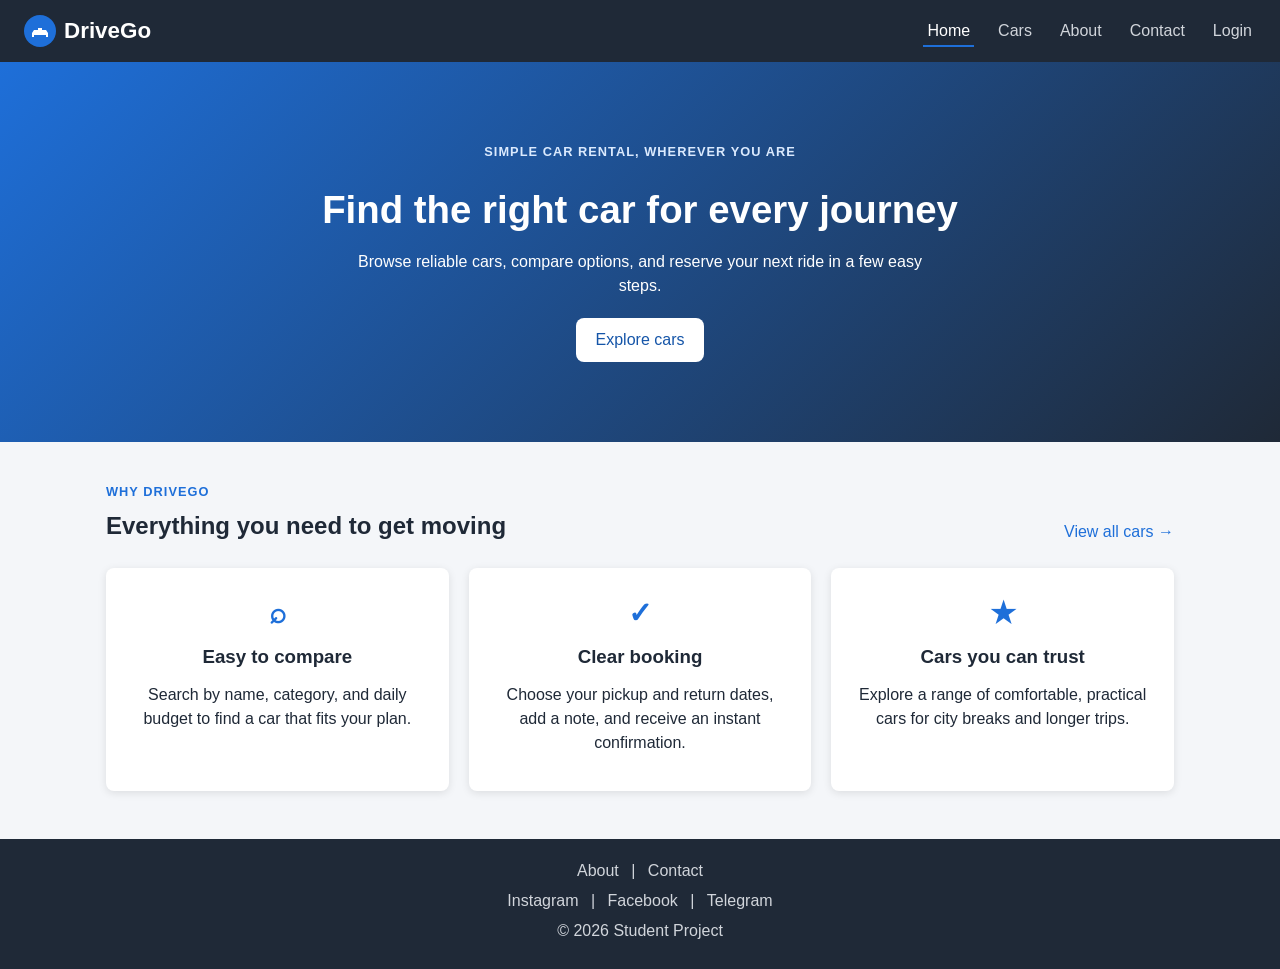
<file: index.html>
<!DOCTYPE html>
<html lang="en">
<head>
  <meta charset="UTF-8">
  <meta name="viewport" content="width=device-width, initial-scale=1.0">
  <title>Home | DriveGo</title>
  <link rel="stylesheet" href="css/style.css">
  <link rel="stylesheet" href="css/catalog.css">
  <link rel="icon" href="images/logo.svg">
</head>
<body data-page="index">

  <header>
    <nav class="navbar">
      <a href="index.html" class="logo"><img src="images/logo.svg" class="logo-img" alt="">DriveGo</a>
      <button class="menu-toggle" id="menuToggle" aria-label="Menu">&#9776;</button>
      <ul class="nav-links" id="navLinks">
        <li><a href="index.html" class="active">Home</a></li>
        <li><a href="cars.html">Cars</a></li>
        <li><a href="about.html">About</a></li>
        <li><a href="contact.html">Contact</a></li>
        <li data-auth="user"><a href="profile.html">Profile</a></li>
        <li data-auth="admin"><a href="admin.html">Admin</a></li>
        <li data-auth="guest"><a href="login.html">Login</a></li>
        <li data-auth="user"><a href="#" id="logoutBtn">Logout</a></li>
      </ul>
    </nav>
  </header>

  <main>
    <section class="hero">
      <p class="hero-kicker">Simple car rental, wherever you are</p>
      <h1>Find the right car for every journey</h1>
      <p>Browse reliable cars, compare options, and reserve your next ride in a few easy steps.</p>
      <a class="btn btn-primary" href="cars.html">Explore cars</a>
    </section>

    <section class="container home-content">
      <div id="welcomeMessage" class="welcome-message" hidden></div>
      <div class="section-heading">
        <div>
          <p class="eyebrow">Why DriveGo</p>
          <h2>Everything you need to get moving</h2>
        </div>
        <a href="cars.html">View all cars →</a>
      </div>
      <div class="features">
        <article class="feature-item">
          <span class="feature-icon">⌕</span>
          <h3>Easy to compare</h3>
          <p>Search by name, category, and daily budget to find a car that fits your plan.</p>
        </article>
        <article class="feature-item">
          <span class="feature-icon">✓</span>
          <h3>Clear booking</h3>
          <p>Choose your pickup and return dates, add a note, and receive an instant confirmation.</p>
        </article>
        <article class="feature-item">
          <span class="feature-icon">★</span>
          <h3>Cars you can trust</h3>
          <p>Explore a range of comfortable, practical cars for city breaks and longer trips.</p>
        </article>
      </div>
    </section>
  </main>

  <footer class="footer">
    <p><a href="about.html">About</a> | <a href="contact.html">Contact</a></p>
    <p><a href="https://instagram.com/" target="_blank" rel="noopener">Instagram</a> | <a href="https://facebook.com/" target="_blank" rel="noopener">Facebook</a> | <a href="https://t.me/" target="_blank" rel="noopener">Telegram</a></p>
    <p>&copy; 2026 Student Project</p>
  </footer>

  <script src="js/seed.js"></script>
  <script src="js/storage.js"></script>
  <script src="js/validation.js"></script>
  <script src="js/auth.js"></script>
  <script src="js/main.js"></script>
</body>
</html>
</file>
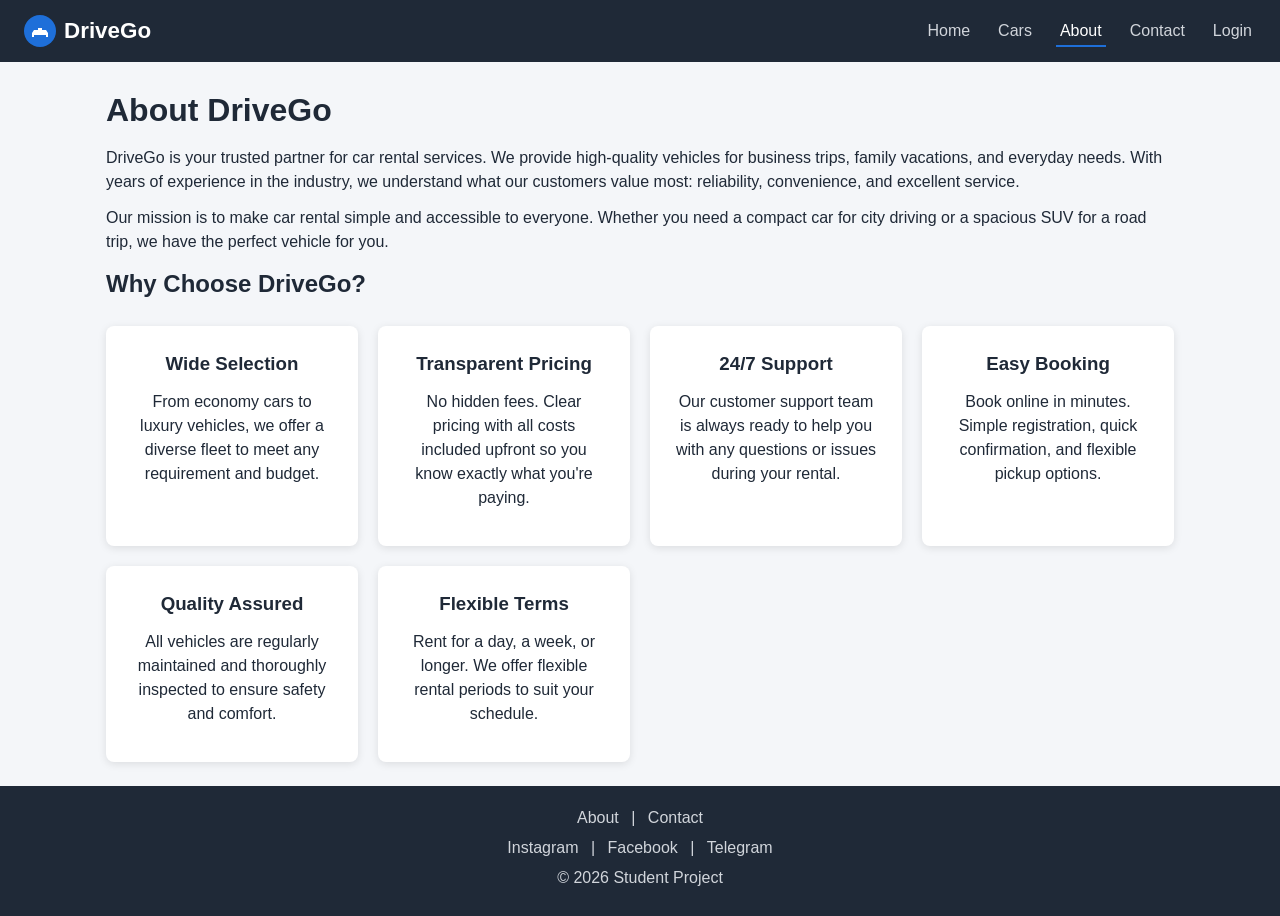
<file: about.html>
<!DOCTYPE html>
<html lang="en">
<head>
  <meta charset="UTF-8">
  <meta name="viewport" content="width=device-width, initial-scale=1.0">
  <title>About | DriveGo</title>
  <link rel="stylesheet" href="css/style.css">
  <link rel="icon" href="images/logo.svg">
</head>
<body data-page="about">

  <header>
    <nav class="navbar">
      <a href="index.html" class="logo"><img src="images/logo.svg" class="logo-img" alt="">DriveGo</a>
      <button class="menu-toggle" id="menuToggle" aria-label="Menu">&#9776;</button>
      <ul class="nav-links" id="navLinks">
        <li><a href="index.html">Home</a></li>
        <li><a href="cars.html">Cars</a></li>
        <li><a href="about.html" class="active">About</a></li>
        <li><a href="contact.html">Contact</a></li>
        <li data-auth="user"><a href="profile.html">Profile</a></li>
        <li data-auth="admin"><a href="admin.html">Admin</a></li>
        <li data-auth="guest"><a href="login.html">Login</a></li>
        <li data-auth="user"><a href="#" id="logoutBtn">Logout</a></li>
      </ul>
    </nav>
  </header>

  <main class="container">
    <h1>About DriveGo</h1>
    <p>DriveGo is your trusted partner for car rental services. We provide high-quality vehicles for business trips, family vacations, and everyday needs. With years of experience in the industry, we understand what our customers value most: reliability, convenience, and excellent service.</p>
    <p>Our mission is to make car rental simple and accessible to everyone. Whether you need a compact car for city driving or a spacious SUV for a road trip, we have the perfect vehicle for you.</p>

    <h2>Why Choose DriveGo?</h2>
    <div class="features">
      <div class="feature-item">
        <h3>Wide Selection</h3>
        <p>From economy cars to luxury vehicles, we offer a diverse fleet to meet any requirement and budget.</p>
      </div>
      <div class="feature-item">
        <h3>Transparent Pricing</h3>
        <p>No hidden fees. Clear pricing with all costs included upfront so you know exactly what you're paying.</p>
      </div>
      <div class="feature-item">
        <h3>24/7 Support</h3>
        <p>Our customer support team is always ready to help you with any questions or issues during your rental.</p>
      </div>
      <div class="feature-item">
        <h3>Easy Booking</h3>
        <p>Book online in minutes. Simple registration, quick confirmation, and flexible pickup options.</p>
      </div>
      <div class="feature-item">
        <h3>Quality Assured</h3>
        <p>All vehicles are regularly maintained and thoroughly inspected to ensure safety and comfort.</p>
      </div>
      <div class="feature-item">
        <h3>Flexible Terms</h3>
        <p>Rent for a day, a week, or longer. We offer flexible rental periods to suit your schedule.</p>
      </div>
    </div>
  </main>

  <footer class="footer">
    <p><a href="about.html">About</a> | <a href="contact.html">Contact</a></p>
    <p><a href="https://instagram.com/" target="_blank" rel="noopener">Instagram</a> | <a href="https://facebook.com/" target="_blank" rel="noopener">Facebook</a> | <a href="https://t.me/" target="_blank" rel="noopener">Telegram</a></p>
    <p>&copy; 2026 Student Project</p>
  </footer>

  <script src="js/seed.js"></script>
  <script src="js/storage.js"></script>
  <script src="js/validation.js"></script>
  <script src="js/auth.js"></script>

</body>
</html>
</file>
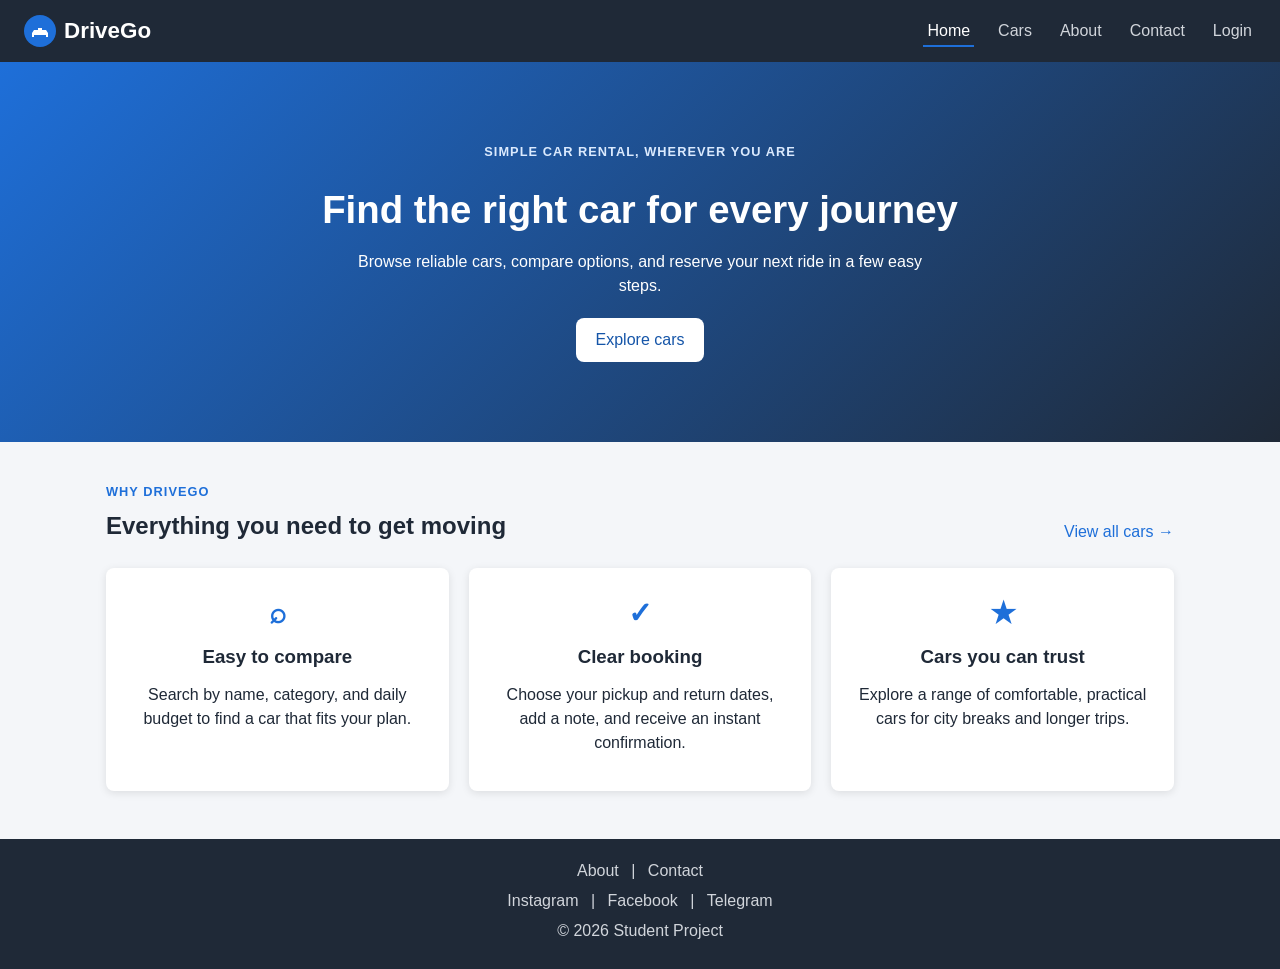
<file: admin.html>
<!DOCTYPE html>
<html lang="en">
<head>
  <meta charset="UTF-8">
  <meta name="viewport" content="width=device-width, initial-scale=1.0">
  <title>Admin Panel | DriveGo</title>
  <link rel="stylesheet" href="css/style.css">
  <link rel="stylesheet" href="css/admin.css">
  <link rel="icon" href="images/logo.svg">
</head>
<body data-page="admin">

  <header>
    <nav class="navbar">
      <a href="index.html" class="logo"><img src="images/logo.svg" class="logo-img" alt="">DriveGo</a>
      <button class="menu-toggle" id="menuToggle" aria-label="Menu">&#9776;</button>
      <ul class="nav-links" id="navLinks">
        <li><a href="index.html">Home</a></li>
        <li><a href="cars.html">Cars</a></li>
        <li><a href="about.html">About</a></li>
        <li><a href="contact.html">Contact</a></li>
        <li data-auth="user"><a href="profile.html">Profile</a></li>
        <li data-auth="admin"><a href="admin.html" class="active">Admin</a></li>
        <li data-auth="guest"><a href="login.html">Login</a></li>
        <li data-auth="user"><a href="#" id="logoutBtn">Logout</a></li>
      </ul>
    </nav>
  </header>

  <main class="container">
    <!-- Содержимое <main> редактирует ТОЛЬКО владелец страницы -->
    <h1>Admin Panel</h1>

    <!-- Dashboard: счётчики -->
    <section class="features admin-stats" aria-label="Dashboard">
      <div class="feature-item stat-item">
        <span class="stat-value" id="statUsers">0</span>
        <span class="stat-label">Users</span>
      </div>
      <div class="feature-item stat-item">
        <span class="stat-value" id="statCars">0</span>
        <span class="stat-label">Cars</span>
      </div>
      <div class="feature-item stat-item">
        <span class="stat-value" id="statBookings">0</span>
        <span class="stat-label">Bookings</span>
      </div>
    </section>

    <!-- Пользователи -->
    <section class="admin-section" id="usersSection">
      <h2>Users</h2>
      <div class="table-wrapper">
        <table class="table">
          <thead>
            <tr>
              <th>ID</th>
              <th>Name</th>
              <th>Email</th>
              <th>Role</th>
            </tr>
          </thead>
          <tbody id="usersTableBody"></tbody>
        </table>
      </div>
    </section>

    <!-- Машины (CRUD) -->
    <section class="admin-section" id="carsSection">
      <h2>Cars</h2>

      <div class="admin-panel-box">
        <h3 id="carFormTitle">Add Car</h3>
        <form id="carForm" novalidate>
          <input type="hidden" id="carId">
          <div class="admin-form-grid">
            <div class="form-group">
              <label for="carName">Name</label>
              <input type="text" id="carName" class="form-input" placeholder="Toyota Camry">
            </div>
            <div class="form-group">
              <label for="carCategory">Category</label>
              <select id="carCategory" class="form-input">
                <option value="">Select category</option>
                <option value="Sedan">Sedan</option>
                <option value="SUV">SUV</option>
                <option value="Hatchback">Hatchback</option>
                <option value="Minivan">Minivan</option>
                <option value="Sports">Sports</option>
                <option value="Electric">Electric</option>
              </select>
            </div>
            <div class="form-group">
              <label for="carPrice">Price per day ($)</label>
              <input type="number" id="carPrice" class="form-input" min="1" step="1" placeholder="50">
            </div>
            <div class="form-group">
              <label for="carSeats">Seats</label>
              <input type="number" id="carSeats" class="form-input" min="1" step="1" placeholder="5">
            </div>
            <div class="form-group">
              <label for="carImage">Image path</label>
              <input type="text" id="carImage" class="form-input" placeholder="images/cars/camry.jpg">
            </div>
            <div class="form-group">
              <label for="carFeatures">Features (comma separated, optional)</label>
              <input type="text" id="carFeatures" class="form-input" placeholder="Automatic, Air conditioning, Bluetooth">
            </div>
          </div>
          <div class="form-group">
            <label for="carDescription">Description</label>
            <textarea id="carDescription" class="form-input" rows="3" placeholder="Short description of the car"></textarea>
          </div>
          <div class="admin-form-actions">
            <button type="submit" class="btn btn-primary" id="carSubmitBtn">Add Car</button>
            <button type="button" class="btn btn-secondary" id="carCancelBtn" hidden>Cancel</button>
          </div>
        </form>
      </div>

      <p class="success" id="carMessage" hidden></p>

      <div class="table-wrapper">
        <table class="table">
          <thead>
            <tr>
              <th>ID</th>
              <th>Name</th>
              <th>Category</th>
              <th>Price / day</th>
              <th>Seats</th>
              <th>Actions</th>
            </tr>
          </thead>
          <tbody id="carsTableBody"></tbody>
        </table>
      </div>
    </section>

    <!-- Брони -->
    <section class="admin-section" id="bookingsSection">
      <h2>Bookings</h2>
      <p class="success" id="bookingMessage" hidden></p>
      <p class="empty-text" id="noBookings" hidden>No bookings yet</p>
      <div class="table-wrapper" id="bookingsTableWrapper">
        <table class="table">
          <thead>
            <tr>
              <th>ID</th>
              <th>User</th>
              <th>Car</th>
              <th>Pickup</th>
              <th>Return</th>
              <th>Status</th>
              <th>Change status</th>
            </tr>
          </thead>
          <tbody id="bookingsTableBody"></tbody>
        </table>
      </div>
    </section>
  </main>

  <footer class="footer">
    <p><a href="about.html">About</a> | <a href="contact.html">Contact</a></p>
    <p><a href="https://instagram.com/" target="_blank" rel="noopener">Instagram</a> | <a href="https://facebook.com/" target="_blank" rel="noopener">Facebook</a> | <a href="https://t.me/" target="_blank" rel="noopener">Telegram</a></p>
    <p>&copy; 2026 Student Project</p>
  </footer>

  <script src="js/seed.js"></script>
  <script src="js/storage.js"></script>
  <script src="js/validation.js"></script>
  <script src="js/auth.js"></script>
  <script src="js/admin.js"></script>
</body>
</html>
</file>
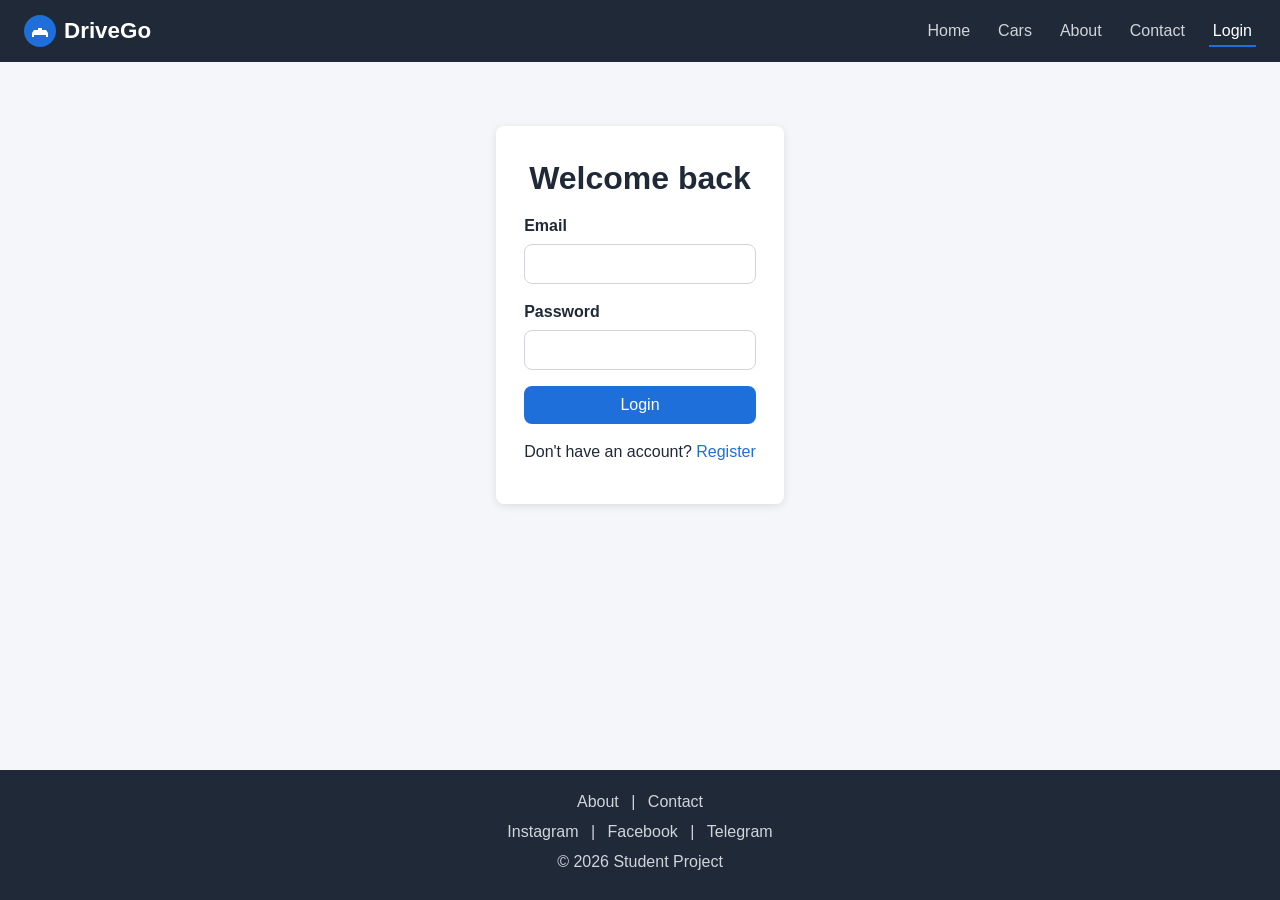
<file: booking.html>
<!DOCTYPE html>
<html lang="en">
<head>
  <meta charset="UTF-8">
  <meta name="viewport" content="width=device-width, initial-scale=1.0">
  <title>Booking | DriveGo</title>
  <link rel="stylesheet" href="css/style.css">
  <link rel="stylesheet" href="css/catalog.css">
  <link rel="icon" href="images/logo.svg">
</head>
<body data-page="booking">

  <header>
    <nav class="navbar">
      <a href="index.html" class="logo"><img src="images/logo.svg" class="logo-img" alt="">DriveGo</a>
      <button class="menu-toggle" id="menuToggle" aria-label="Menu">&#9776;</button>
      <ul class="nav-links" id="navLinks">
        <li><a href="index.html">Home</a></li>
        <li><a href="cars.html" class="active">Cars</a></li>
        <li><a href="about.html">About</a></li>
        <li><a href="contact.html">Contact</a></li>
        <li data-auth="user"><a href="profile.html">Profile</a></li>
        <li data-auth="admin"><a href="admin.html">Admin</a></li>
        <li data-auth="guest"><a href="login.html">Login</a></li>
        <li data-auth="user"><a href="#" id="logoutBtn">Logout</a></li>
      </ul>
    </nav>
  </header>

  <main class="container">
    <div id="bookingContent"></div>
  </main>

  <footer class="footer">
    <p><a href="about.html">About</a> | <a href="contact.html">Contact</a></p>
    <p><a href="https://instagram.com/" target="_blank" rel="noopener">Instagram</a> | <a href="https://facebook.com/" target="_blank" rel="noopener">Facebook</a> | <a href="https://t.me/" target="_blank" rel="noopener">Telegram</a></p>
    <p>&copy; 2026 Student Project</p>
  </footer>

  <script src="js/seed.js"></script>
  <script src="js/storage.js"></script>
  <script src="js/validation.js"></script>
  <script src="js/auth.js"></script>
  <script src="js/main.js"></script>
</body>
</html>
</file>
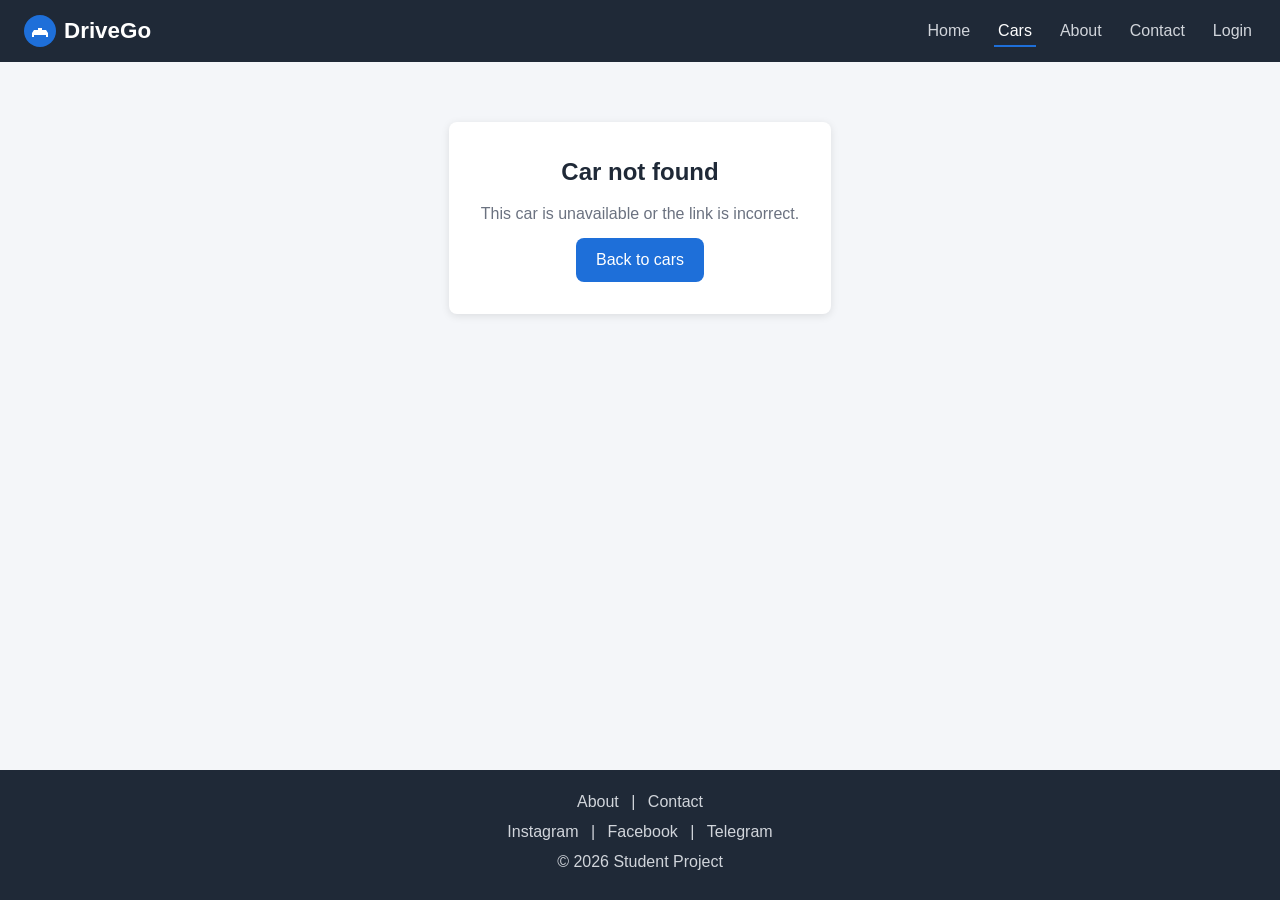
<file: car-details.html>
<!DOCTYPE html>
<html lang="en">
<head>
  <meta charset="UTF-8">
  <meta name="viewport" content="width=device-width, initial-scale=1.0">
  <title>Car Details | DriveGo</title>
  <link rel="stylesheet" href="css/style.css">
  <link rel="stylesheet" href="css/catalog.css">
  <link rel="icon" href="images/logo.svg">
</head>
<body data-page="car-details">

  <header>
    <nav class="navbar">
      <a href="index.html" class="logo"><img src="images/logo.svg" class="logo-img" alt="">DriveGo</a>
      <button class="menu-toggle" id="menuToggle" aria-label="Menu">&#9776;</button>
      <ul class="nav-links" id="navLinks">
        <li><a href="index.html">Home</a></li>
        <li><a href="cars.html" class="active">Cars</a></li>
        <li><a href="about.html">About</a></li>
        <li><a href="contact.html">Contact</a></li>
        <li data-auth="user"><a href="profile.html">Profile</a></li>
        <li data-auth="admin"><a href="admin.html">Admin</a></li>
        <li data-auth="guest"><a href="login.html">Login</a></li>
        <li data-auth="user"><a href="#" id="logoutBtn">Logout</a></li>
      </ul>
    </nav>
  </header>

  <main class="container">
    <div id="carDetails"></div>
  </main>

  <footer class="footer">
    <p><a href="about.html">About</a> | <a href="contact.html">Contact</a></p>
    <p><a href="https://instagram.com/" target="_blank" rel="noopener">Instagram</a> | <a href="https://facebook.com/" target="_blank" rel="noopener">Facebook</a> | <a href="https://t.me/" target="_blank" rel="noopener">Telegram</a></p>
    <p>&copy; 2026 Student Project</p>
  </footer>

  <script src="js/seed.js"></script>
  <script src="js/storage.js"></script>
  <script src="js/validation.js"></script>
  <script src="js/auth.js"></script>
  <script src="js/main.js"></script>
</body>
</html>
</file>
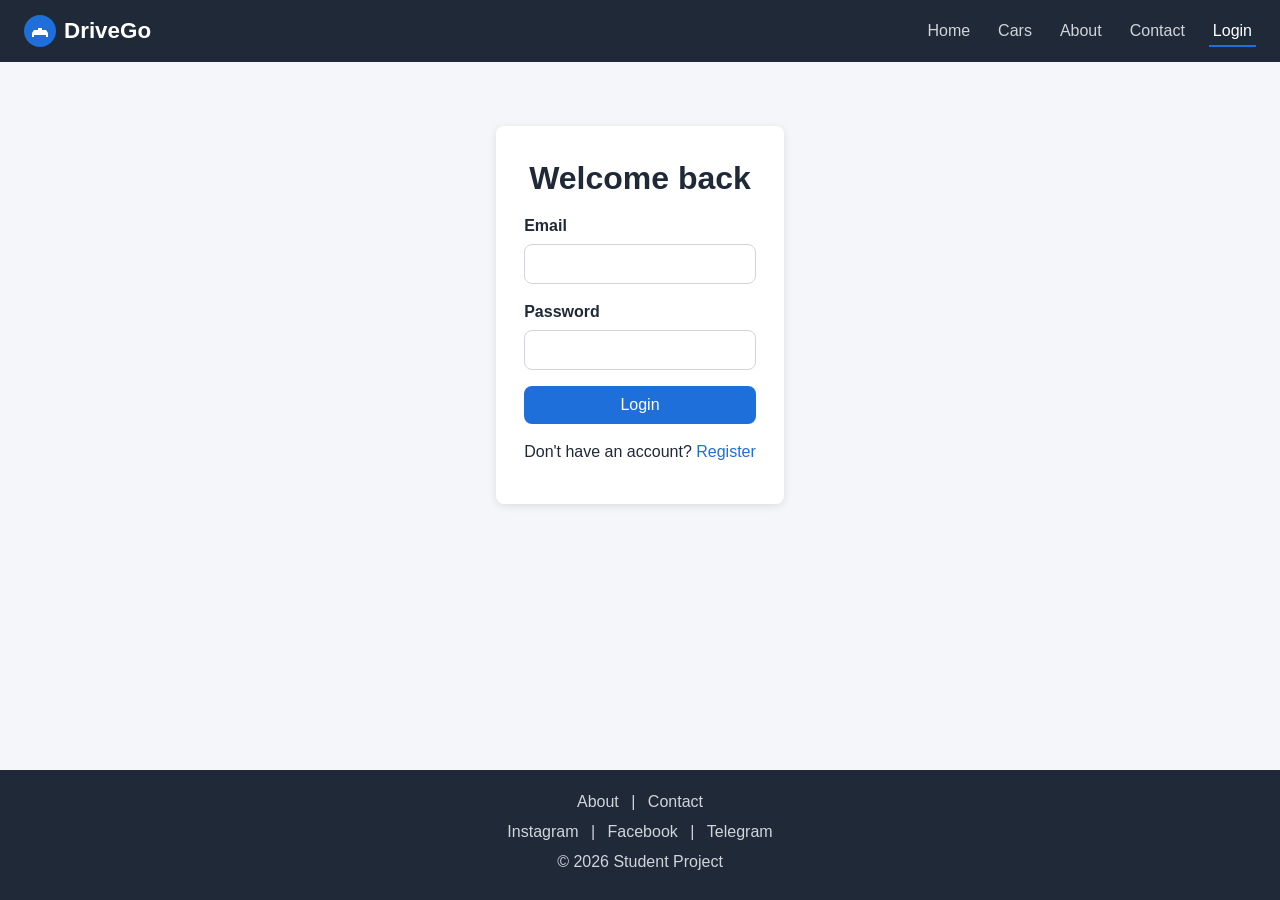
<file: confirmation.html>
<!DOCTYPE html>
<html lang="en">
<head>
  <meta charset="UTF-8">
  <meta name="viewport" content="width=device-width, initial-scale=1.0">
  <title>Confirmation | DriveGo</title>
  <link rel="stylesheet" href="css/style.css">
  <link rel="stylesheet" href="css/catalog.css">
  <link rel="icon" href="images/logo.svg">
</head>
<body data-page="confirmation">

  <header>
    <nav class="navbar">
      <a href="index.html" class="logo"><img src="images/logo.svg" class="logo-img" alt="">DriveGo</a>
      <button class="menu-toggle" id="menuToggle" aria-label="Menu">&#9776;</button>
      <ul class="nav-links" id="navLinks">
        <li><a href="index.html">Home</a></li>
        <li><a href="cars.html" class="active">Cars</a></li>
        <li><a href="about.html">About</a></li>
        <li><a href="contact.html">Contact</a></li>
        <li data-auth="user"><a href="profile.html">Profile</a></li>
        <li data-auth="admin"><a href="admin.html">Admin</a></li>
        <li data-auth="guest"><a href="login.html">Login</a></li>
        <li data-auth="user"><a href="#" id="logoutBtn">Logout</a></li>
      </ul>
    </nav>
  </header>

  <main class="container">
    <div id="confirmationContent"></div>
  </main>

  <footer class="footer">
    <p><a href="about.html">About</a> | <a href="contact.html">Contact</a></p>
    <p><a href="https://instagram.com/" target="_blank" rel="noopener">Instagram</a> | <a href="https://facebook.com/" target="_blank" rel="noopener">Facebook</a> | <a href="https://t.me/" target="_blank" rel="noopener">Telegram</a></p>
    <p>&copy; 2026 Student Project</p>
  </footer>

  <script src="js/seed.js"></script>
  <script src="js/storage.js"></script>
  <script src="js/validation.js"></script>
  <script src="js/auth.js"></script>
  <script src="js/main.js"></script>
</body>
</html>
</file>
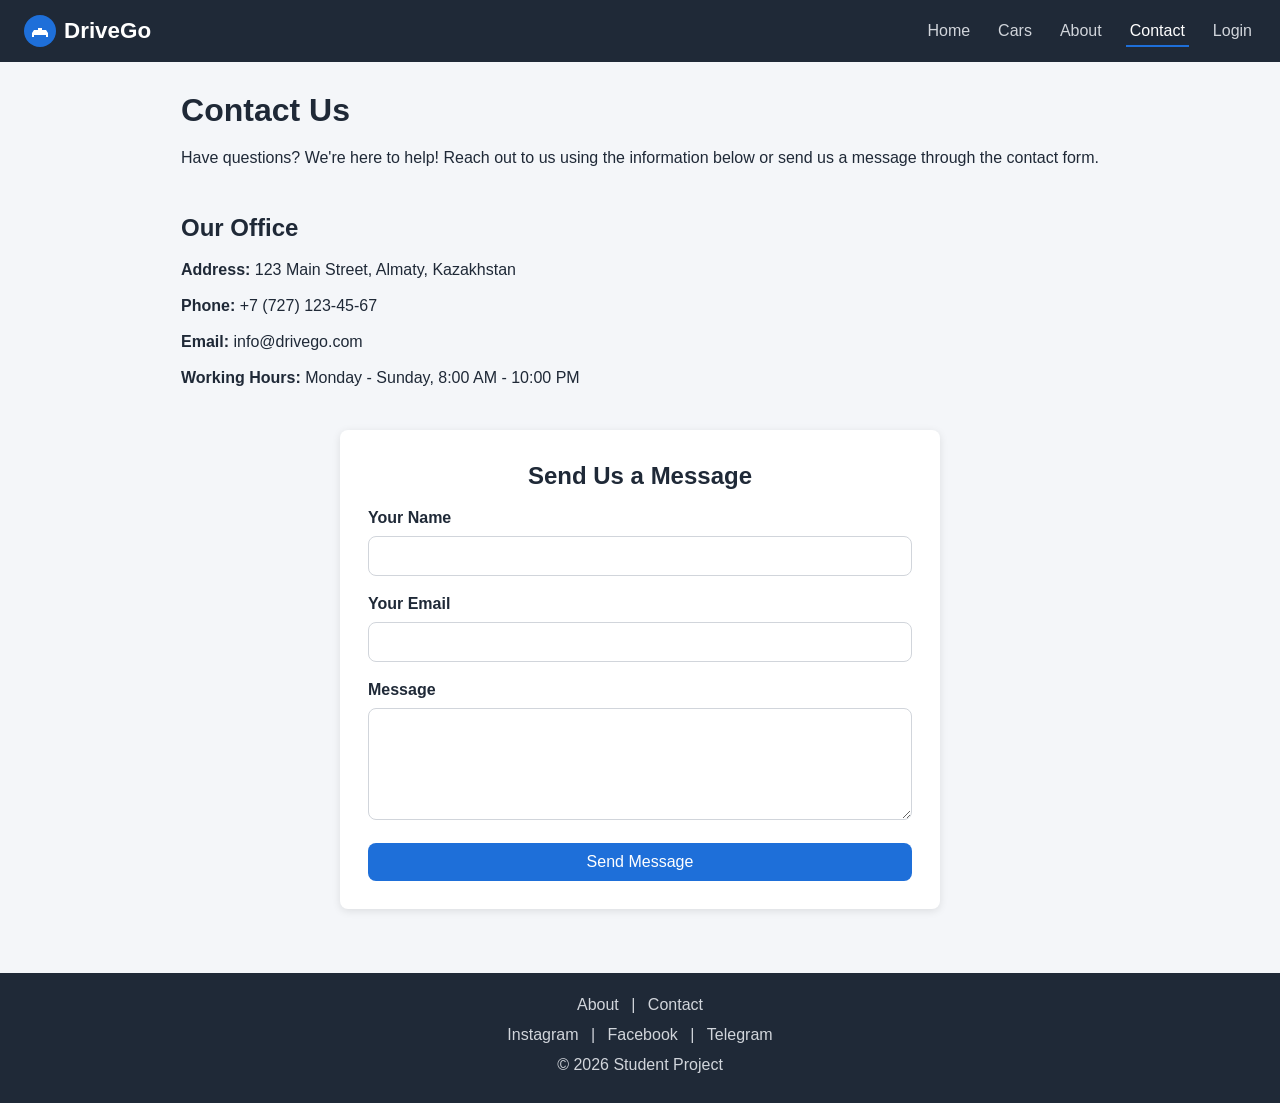
<file: contact.html>
<!DOCTYPE html>
<html lang="en">
<head>
  <meta charset="UTF-8">
  <meta name="viewport" content="width=device-width, initial-scale=1.0">
  <title>Contact | DriveGo</title>
  <link rel="stylesheet" href="css/style.css">
  <link rel="icon" href="images/logo.svg">
</head>
<body data-page="contact">

  <header>
    <nav class="navbar">
      <a href="index.html" class="logo"><img src="images/logo.svg" class="logo-img" alt="">DriveGo</a>
      <button class="menu-toggle" id="menuToggle" aria-label="Menu">&#9776;</button>
      <ul class="nav-links" id="navLinks">
        <li><a href="index.html">Home</a></li>
        <li><a href="cars.html">Cars</a></li>
        <li><a href="about.html">About</a></li>
        <li><a href="contact.html" class="active">Contact</a></li>
        <li data-auth="user"><a href="profile.html">Profile</a></li>
        <li data-auth="admin"><a href="admin.html">Admin</a></li>
        <li data-auth="guest"><a href="login.html">Login</a></li>
        <li data-auth="user"><a href="#" id="logoutBtn">Logout</a></li>
      </ul>
    </nav>
  </header>

  <main class="container">
    <h1>Contact Us</h1>
    <p>Have questions? We're here to help! Reach out to us using the information below or send us a message through the contact form.</p>

    <div style="margin: 40px 0;">
      <h2>Our Office</h2>
      <p><strong>Address:</strong> 123 Main Street, Almaty, Kazakhstan</p>
      <p><strong>Phone:</strong> +7 (727) 123-45-67</p>
      <p><strong>Email:</strong> info@drivego.com</p>
      <p><strong>Working Hours:</strong> Monday - Sunday, 8:00 AM - 10:00 PM</p>
    </div>

    <div class="form-box" style="max-width: 600px;">
      <h2>Send Us a Message</h2>
      <div id="contactSuccess" class="success" style="display: none;">
        Thank you for your message! We'll get back to you soon.
      </div>
      <form id="contactForm" novalidate>
        <div class="form-group">
          <label for="contactName">Your Name</label>
          <input type="text" id="contactName" class="form-input" autocomplete="name">
        </div>
        <div class="form-group">
          <label for="contactEmail">Your Email</label>
          <input type="email" id="contactEmail" class="form-input" autocomplete="email">
        </div>
        <div class="form-group">
          <label for="contactMessage">Message</label>
          <textarea id="contactMessage" class="form-input" rows="5"></textarea>
        </div>
        <button type="submit" class="btn btn-primary btn-block">Send Message</button>
      </form>
    </div>
  </main>

  <footer class="footer">
    <p><a href="about.html">About</a> | <a href="contact.html">Contact</a></p>
    <p><a href="https://instagram.com/" target="_blank" rel="noopener">Instagram</a> | <a href="https://facebook.com/" target="_blank" rel="noopener">Facebook</a> | <a href="https://t.me/" target="_blank" rel="noopener">Telegram</a></p>
    <p>&copy; 2026 Student Project</p>
  </footer>

  <script src="js/seed.js"></script>
  <script src="js/storage.js"></script>
  <script src="js/validation.js"></script>
  <script src="js/auth.js"></script>

</body>
</html>
</file>
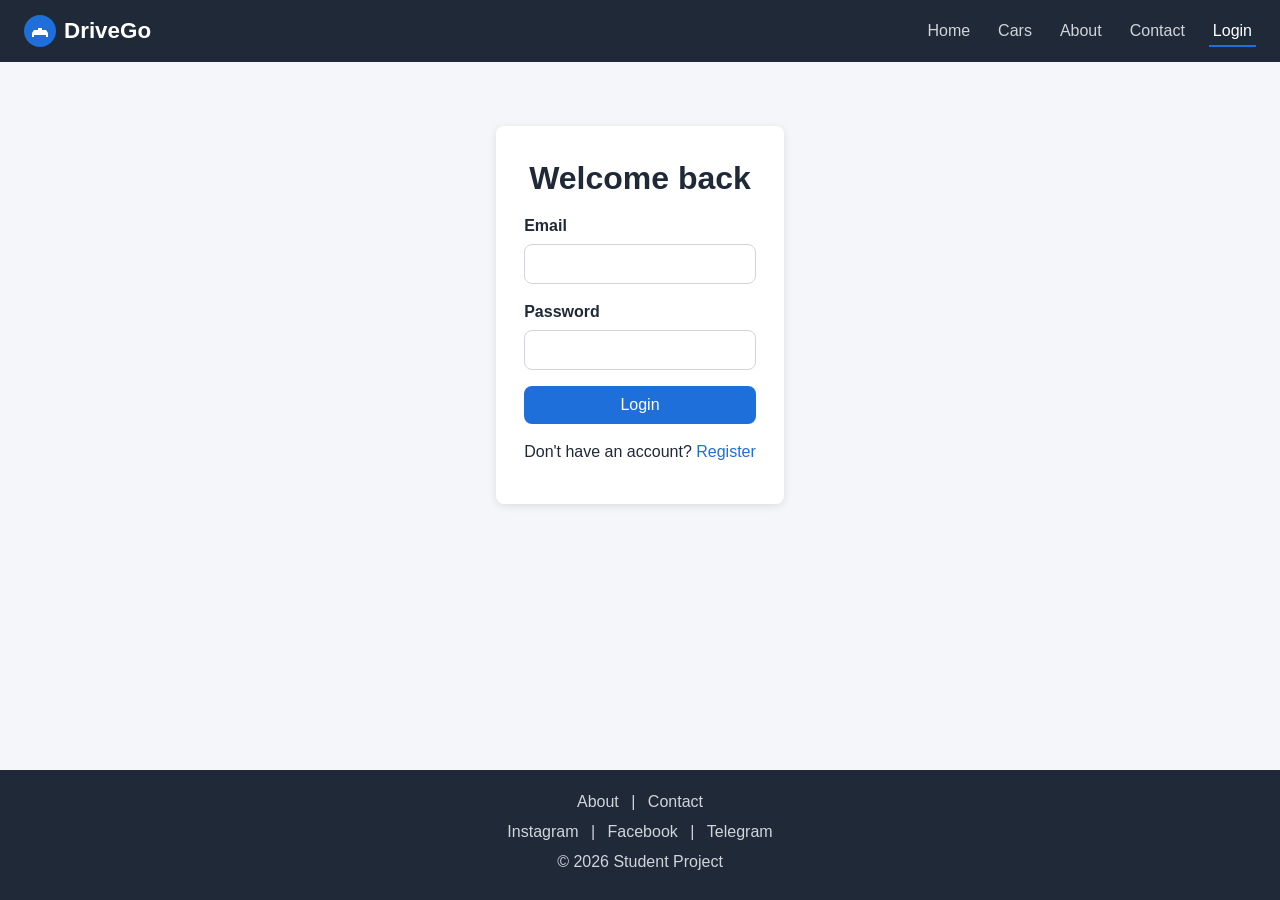
<file: login.html>
<!DOCTYPE html>
<html lang="en">
<head>
  <meta charset="UTF-8">
  <meta name="viewport" content="width=device-width, initial-scale=1.0">
  <title>Login | DriveGo</title>
  <link rel="stylesheet" href="css/style.css">
  <link rel="icon" href="images/logo.svg">
</head>
<body data-page="login">

  <header>
    <nav class="navbar">
      <a href="index.html" class="logo"><img src="images/logo.svg" class="logo-img" alt="">DriveGo</a>
      <button class="menu-toggle" id="menuToggle" aria-label="Menu">&#9776;</button>
      <ul class="nav-links" id="navLinks">
        <li><a href="index.html">Home</a></li>
        <li><a href="cars.html">Cars</a></li>
        <li><a href="about.html">About</a></li>
        <li><a href="contact.html">Contact</a></li>
        <li data-auth="user"><a href="profile.html">Profile</a></li>
        <li data-auth="admin"><a href="admin.html">Admin</a></li>
        <li data-auth="guest"><a href="login.html" class="active">Login</a></li>
        <li data-auth="user"><a href="#" id="logoutBtn">Logout</a></li>
      </ul>
    </nav>
  </header>

  <main class="container">
    <div class="form-box">
      <h1>Welcome back</h1>
      <form id="loginForm" novalidate>
        <div class="form-group">
          <label for="loginEmail">Email</label>
          <input type="email" id="loginEmail" class="form-input" autocomplete="email">
        </div>
        <div class="form-group">
          <label for="loginPassword">Password</label>
          <input type="password" id="loginPassword" class="form-input" autocomplete="current-password">
        </div>
        <button type="submit" class="btn btn-primary btn-block">Login</button>
        <p class="form-footer">Don't have an account? <a href="register.html">Register</a></p>
      </form>
    </div>
  </main>

  <footer class="footer">
    <p><a href="about.html">About</a> | <a href="contact.html">Contact</a></p>
    <p><a href="https://instagram.com/" target="_blank" rel="noopener">Instagram</a> | <a href="https://facebook.com/" target="_blank" rel="noopener">Facebook</a> | <a href="https://t.me/" target="_blank" rel="noopener">Telegram</a></p>
    <p>&copy; 2026 Student Project</p>
  </footer>

  <script src="js/seed.js"></script>
  <script src="js/storage.js"></script>
  <script src="js/validation.js"></script>
  <script src="js/auth.js"></script>

</body>
</html>
</file>
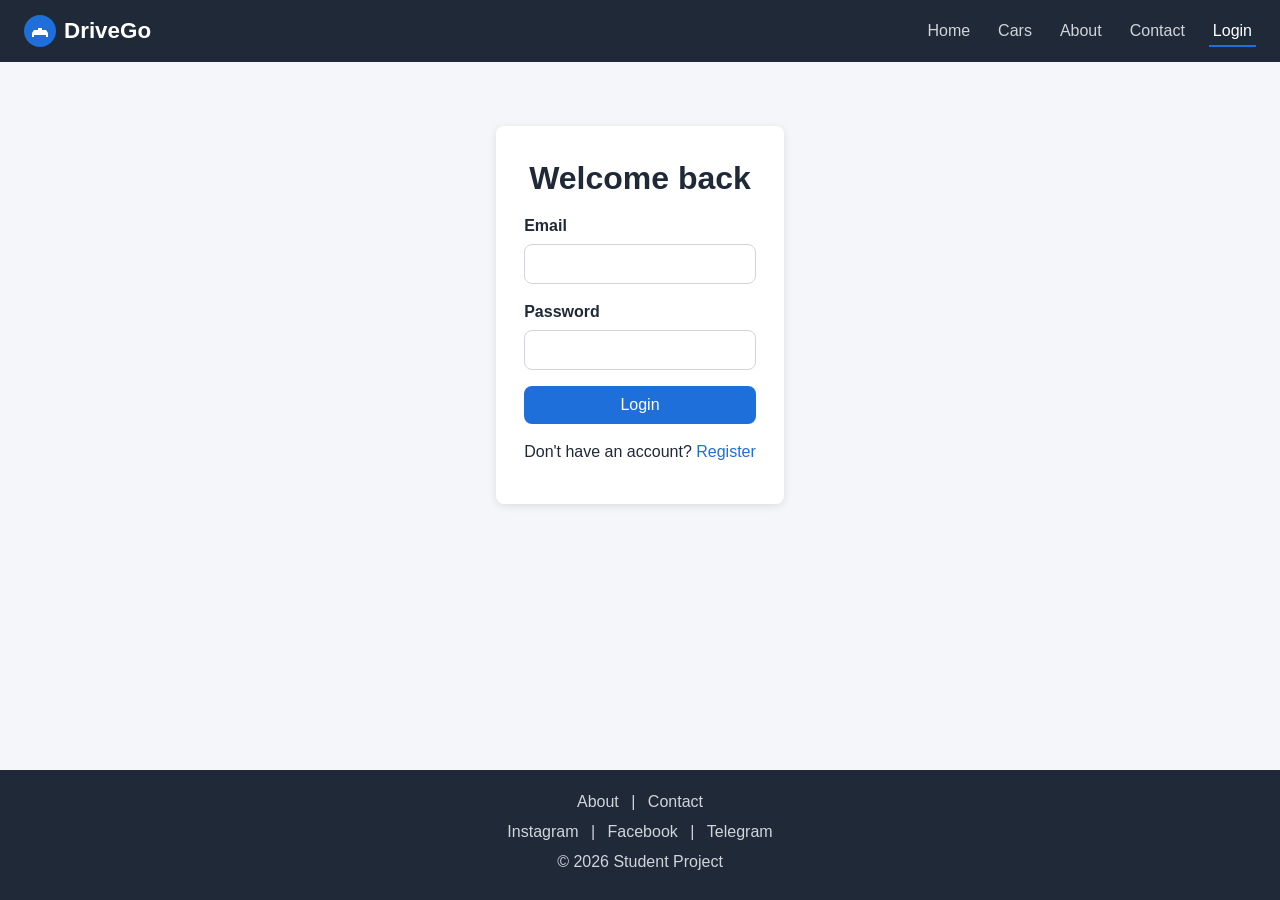
<file: profile.html>
<!DOCTYPE html>
<html lang="en">
<head>
  <meta charset="UTF-8">
  <meta name="viewport" content="width=device-width, initial-scale=1.0">
  <title>My Profile | DriveGo</title>
  <link rel="stylesheet" href="css/style.css">
  <link rel="stylesheet" href="css/admin.css">
  <link rel="icon" href="images/logo.svg">
</head>
<body data-page="profile">

  <header>
    <nav class="navbar">
      <a href="index.html" class="logo"><img src="images/logo.svg" class="logo-img" alt="">DriveGo</a>
      <button class="menu-toggle" id="menuToggle" aria-label="Menu">&#9776;</button>
      <ul class="nav-links" id="navLinks">
        <li><a href="index.html">Home</a></li>
        <li><a href="cars.html">Cars</a></li>
        <li><a href="about.html">About</a></li>
        <li><a href="contact.html">Contact</a></li>
        <li data-auth="user"><a href="profile.html" class="active">Profile</a></li>
        <li data-auth="admin"><a href="admin.html">Admin</a></li>
        <li data-auth="guest"><a href="login.html">Login</a></li>
        <li data-auth="user"><a href="#" id="logoutBtn">Logout</a></li>
      </ul>
    </nav>
  </header>

  <main class="container">
    <!-- Содержимое <main> редактирует ТОЛЬКО владелец страницы -->
    <h1>My Profile</h1>

    <!-- Просмотр профиля -->
    <section class="profile-card">
      <div class="avatar" id="profileAvatar" aria-hidden="true"></div>
      <div class="profile-info">
        <h2 id="profileName"></h2>
        <ul class="profile-details">
          <li><strong>Email:</strong> <span id="profileEmail"></span></li>
          <li><strong>Phone:</strong> <span id="profilePhone"></span></li>
          <li><strong>Role:</strong> <span id="profileRole"></span></li>
        </ul>
        <button type="button" class="btn btn-primary" id="editProfileBtn">Edit Profile</button>
      </div>
    </section>

    <p class="success" id="profileMessage" hidden></p>

    <!-- Редактирование профиля -->
    <section class="admin-panel-box" id="editProfileBox" hidden>
      <h3>Edit Profile</h3>
      <form id="profileForm" novalidate>
        <div class="admin-form-grid">
          <div class="form-group">
            <label for="editFirstName">First Name</label>
            <input type="text" id="editFirstName" class="form-input">
          </div>
          <div class="form-group">
            <label for="editLastName">Last Name</label>
            <input type="text" id="editLastName" class="form-input">
          </div>
          <div class="form-group">
            <label for="editPhone">Phone (optional)</label>
            <input type="tel" id="editPhone" class="form-input" placeholder="+77011234567">
          </div>
        </div>
        <div class="admin-form-actions">
          <button type="submit" class="btn btn-primary">Save</button>
          <button type="button" class="btn btn-secondary" id="cancelEditBtn">Cancel</button>
        </div>
      </form>
    </section>

    <!-- История броней -->
    <section class="admin-section">
      <h2>My Bookings</h2>
      <p class="empty-text" id="noBookings" hidden>No bookings yet. <a href="cars.html">Browse cars</a></p>
      <div class="table-wrapper" id="bookingsTableWrapper">
        <table class="table">
          <thead>
            <tr>
              <th>ID</th>
              <th>Car</th>
              <th>Pickup</th>
              <th>Return</th>
              <th>Status</th>
            </tr>
          </thead>
          <tbody id="bookingsTableBody"></tbody>
        </table>
      </div>
    </section>
  </main>

  <footer class="footer">
    <p><a href="about.html">About</a> | <a href="contact.html">Contact</a></p>
    <p><a href="https://instagram.com/" target="_blank" rel="noopener">Instagram</a> | <a href="https://facebook.com/" target="_blank" rel="noopener">Facebook</a> | <a href="https://t.me/" target="_blank" rel="noopener">Telegram</a></p>
    <p>&copy; 2026 Student Project</p>
  </footer>

  <script src="js/seed.js"></script>
  <script src="js/storage.js"></script>
  <script src="js/validation.js"></script>
  <script src="js/auth.js"></script>
  <script src="js/profile.js"></script>
</body>
</html>
</file>
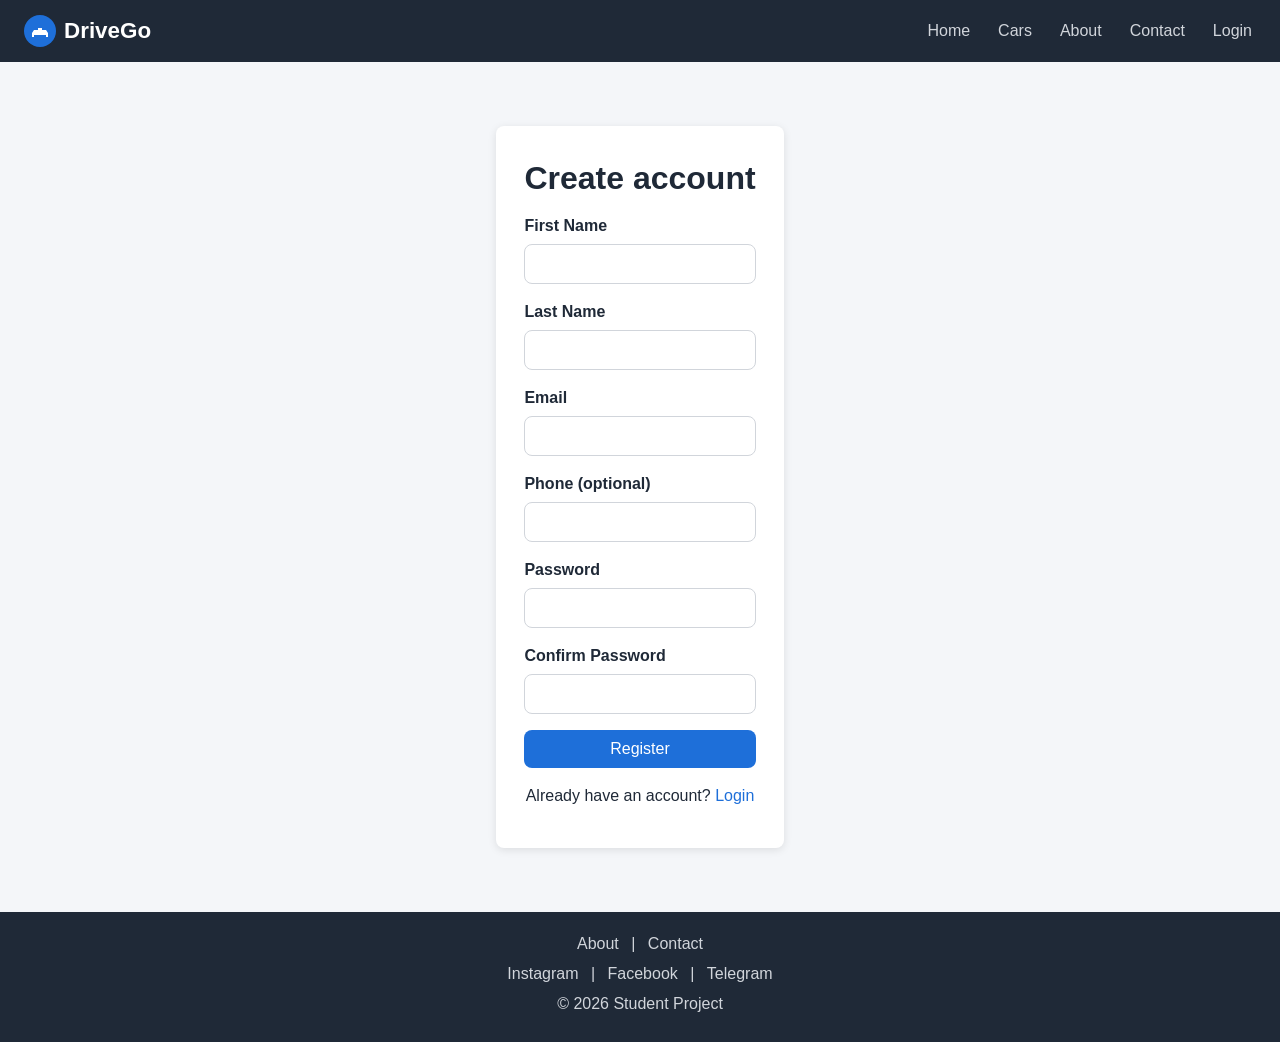
<file: register.html>
<!DOCTYPE html>
<html lang="en">
<head>
  <meta charset="UTF-8">
  <meta name="viewport" content="width=device-width, initial-scale=1.0">
  <title>Register | DriveGo</title>
  <link rel="stylesheet" href="css/style.css">
  <link rel="icon" href="images/logo.svg">
</head>
<body data-page="register">

  <header>
    <nav class="navbar">
      <a href="index.html" class="logo"><img src="images/logo.svg" class="logo-img" alt="">DriveGo</a>
      <button class="menu-toggle" id="menuToggle" aria-label="Menu">&#9776;</button>
      <ul class="nav-links" id="navLinks">
        <li><a href="index.html">Home</a></li>
        <li><a href="cars.html">Cars</a></li>
        <li><a href="about.html">About</a></li>
        <li><a href="contact.html">Contact</a></li>
        <li data-auth="user"><a href="profile.html">Profile</a></li>
        <li data-auth="admin"><a href="admin.html">Admin</a></li>
        <li data-auth="guest"><a href="login.html">Login</a></li>
        <li data-auth="user"><a href="#" id="logoutBtn">Logout</a></li>
      </ul>
    </nav>
  </header>

  <main class="container">
    <div class="form-box">
      <h1>Create account</h1>
      <form id="registerForm" novalidate>
        <div class="form-group">
          <label for="regFirstName">First Name</label>
          <input type="text" id="regFirstName" class="form-input" autocomplete="given-name">
        </div>
        <div class="form-group">
          <label for="regLastName">Last Name</label>
          <input type="text" id="regLastName" class="form-input" autocomplete="family-name">
        </div>
        <div class="form-group">
          <label for="regEmail">Email</label>
          <input type="email" id="regEmail" class="form-input" autocomplete="email">
        </div>
        <div class="form-group">
          <label for="regPhone">Phone (optional)</label>
          <input type="tel" id="regPhone" class="form-input" autocomplete="tel">
        </div>
        <div class="form-group">
          <label for="regPassword">Password</label>
          <input type="password" id="regPassword" class="form-input" autocomplete="new-password">
        </div>
        <div class="form-group">
          <label for="regConfirmPassword">Confirm Password</label>
          <input type="password" id="regConfirmPassword" class="form-input" autocomplete="new-password">
        </div>
        <button type="submit" class="btn btn-primary btn-block">Register</button>
        <p class="form-footer">Already have an account? <a href="login.html">Login</a></p>
      </form>
    </div>
  </main>

  <footer class="footer">
    <p><a href="about.html">About</a> | <a href="contact.html">Contact</a></p>
    <p><a href="https://instagram.com/" target="_blank" rel="noopener">Instagram</a> | <a href="https://facebook.com/" target="_blank" rel="noopener">Facebook</a> | <a href="https://t.me/" target="_blank" rel="noopener">Telegram</a></p>
    <p>&copy; 2026 Student Project</p>
  </footer>

  <script src="js/seed.js"></script>
  <script src="js/storage.js"></script>
  <script src="js/validation.js"></script>
  <script src="js/auth.js"></script>

</body>
</html>
</file>
<file: css/style.css>
/* ===== Переменные ===== */
:root {
  --primary: #1e6fd9;
  --primary-dark: #1555a8;
  --dark: #1f2937;
  --light: #f4f6f9;
  --white: #ffffff;
  --gray: #6b7280;
  --border: #d1d5db;
  --danger: #dc3545;
  --success: #28a745;
  --warning: #f0ad4e;
  --radius: 8px;
  --shadow: 0 2px 8px rgba(0, 0, 0, 0.1);
}

/* ===== Сброс и база ===== */
* {
  box-sizing: border-box;
  margin: 0;
  padding: 0;
}

body {
  font-family: Arial, Helvetica, sans-serif;
  background: var(--light);
  color: var(--dark);
  line-height: 1.5;
  min-height: 100vh;
  display: flex;
  flex-direction: column;
}
main {
  flex: 1;
}
a {
  color: var(--primary);
  text-decoration: none;
}
img {
  max-width: 100%;
  display: block;
}
h1,
h2,
h3 {
  margin-bottom: 12px;
}
p {
  margin-bottom: 12px;
}

.container {
  max-width: 1100px;
  margin: 0 auto;
  padding: 24px 16px;
}

/* ===== Navbar ===== */
.navbar {
  display: flex;
  justify-content: space-between;
  align-items: center;
  background: var(--dark);
  padding: 14px 24px;
  position: relative;
}
.logo {
  display: flex;
  align-items: center;
  gap: 8px;
  color: var(--white);
  font-size: 1.4rem;
  font-weight: bold;
}
.logo-img {
  height: 32px;
  width: auto;
}
.nav-links {
  display: flex;
  gap: 20px;
  list-style: none;
  align-items: center;
}
.nav-links a {
  color: #d1d5db;
  padding: 6px 4px;
  border-bottom: 2px solid transparent;
  transition: color 0.2s, border-color 0.2s;
}
.nav-links a:hover {
  color: var(--white);
}
.nav-links a.active {
  color: var(--white);
  border-bottom-color: var(--primary);
}
.menu-toggle {
  display: none;
  background: none;
  border: none;
  color: var(--white);
  font-size: 1.6rem;
  cursor: pointer;
}

/* ===== Кнопки ===== */
.btn {
  display: inline-block;
  padding: 10px 20px;
  border: none;
  border-radius: var(--radius);
  cursor: pointer;
  font-size: 1rem;
  text-align: center;
  transition: background 0.2s, transform 0.2s;
}
.btn:hover {
  transform: translateY(-1px);
}
.btn-primary {
  background: var(--primary);
  color: var(--white);
}
.btn-primary:hover {
  background: var(--primary-dark);
}
.btn-secondary {
  background: #e5e7eb;
  color: var(--dark);
}
.btn-secondary:hover {
  background: var(--border);
}
.btn-danger {
  background: var(--danger);
  color: var(--white);
}
.btn-danger:hover {
  background: #b02a37;
}
.btn-block {
  display: block;
  width: 100%;
}

/* ===== Формы ===== */
.form-box {
  max-width: 420px;
  margin: 40px auto;
  background: var(--white);
  padding: 28px;
  border-radius: var(--radius);
  box-shadow: var(--shadow);
}
.form-box h1,
.form-box h2 {
  text-align: center;
}
.form-group {
  margin-bottom: 16px;
}
.form-group label {
  display: block;
  margin-bottom: 6px;
  font-weight: bold;
}
.form-input {
  width: 100%;
  padding: 10px;
  border: 1px solid var(--border);
  border-radius: var(--radius);
  font-size: 1rem;
  font-family: inherit;
}
.form-input:focus {
  outline: none;
  border-color: var(--primary);
}
.input-error {
  border-color: var(--danger);
}
.error {
  display: block;
  color: var(--danger);
  font-size: 0.85rem;
  margin-top: 4px;
}
.success {
  background: #d4edda;
  color: #155724;
  padding: 10px 14px;
  border-radius: var(--radius);
  margin-bottom: 12px;
}
.warning {
  background: #fff3cd;
  color: #856404;
  padding: 10px 14px;
  border-radius: var(--radius);
  margin-bottom: 12px;
}
.form-footer {
  text-align: center;
  margin-top: 16px;
}

/* ===== Hero и Features (Home) ===== */
.hero {
  background: linear-gradient(135deg, var(--primary), var(--dark));
  color: var(--white);
  text-align: center;
  padding: 80px 16px;
}
.hero h1 {
  font-size: 2.4rem;
}
.hero p {
  max-width: 600px;
  margin: 0 auto 20px;
}
.features {
  display: grid;
  grid-template-columns: repeat(auto-fit, minmax(220px, 1fr));
  gap: 20px;
  margin-top: 24px;
}
.feature-item {
  background: var(--white);
  padding: 24px;
  border-radius: var(--radius);
  box-shadow: var(--shadow);
  text-align: center;
}

/* ===== Карточки ===== */
.cards-grid {
  display: grid;
  grid-template-columns: repeat(auto-fill, minmax(250px, 1fr));
  gap: 20px;
}
.card {
  background: var(--white);
  border-radius: var(--radius);
  box-shadow: var(--shadow);
  overflow: hidden;
  transition: transform 0.2s, box-shadow 0.2s;
}
.card:hover {
  transform: translateY(-4px);
  box-shadow: 0 6px 16px rgba(0, 0, 0, 0.15);
}
.card img {
  width: 100%;
  height: 170px;
  object-fit: cover;
  background: #e5e7eb;
}
.card-body {
  padding: 16px;
}
.card-body h3 {
  margin-bottom: 6px;
}
.price {
  color: var(--primary);
  font-weight: bold;
}

/* ===== Таблицы ===== */
.table-wrapper {
  overflow-x: auto;
}
.table {
  width: 100%;
  border-collapse: collapse;
  background: var(--white);
  box-shadow: var(--shadow);
}
.table th,
.table td {
  padding: 10px 12px;
  text-align: left;
  border-bottom: 1px solid #e5e7eb;
}
.table th {
  background: var(--dark);
  color: var(--white);
}
.table tr:hover td {
  background: #f9fafb;
}

/* ===== Footer ===== */
.footer {
  background: var(--dark);
  color: #d1d5db;
  text-align: center;
  padding: 20px;
}
.footer p {
  margin-bottom: 6px;
}
.footer a {
  color: #d1d5db;
  margin: 0 8px;
}
.footer a:hover {
  color: var(--white);
}

/* ===== Адаптивность ===== */
@media (max-width: 900px) {
  .menu-toggle {
    display: block;
  }
  .nav-links {
    display: none;
    flex-direction: column;
    align-items: flex-start;
    gap: 12px;
    position: absolute;
    top: 100%;
    left: 0;
    right: 0;
    background: var(--dark);
    padding: 12px 24px 18px;
    z-index: 10;
  }
  .nav-links.open {
    display: flex;
  }
  .hero {
    padding: 50px 16px;
  }
  .hero h1 {
    font-size: 1.8rem;
  }
}

@media (max-width: 480px) {
  .container {
    padding: 16px 12px;
  }
  .form-box {
    margin: 16px auto;
    padding: 20px;
  }
  .table {
    font-size: 0.85rem;
  }
  .form-box .btn,
  .hero .btn {
    width: 100%;
  }
}
</file>
<file: css/catalog.css>
/* Стили страниц каталога и бронирования */
/* Небольшие подписи над заголовками и оформление главного баннера. */
.hero-kicker,
.eyebrow {
  color: var(--primary);
  font-size: 0.8rem;
  font-weight: bold;
  letter-spacing: 0.08em;
  margin-bottom: 6px;
  text-transform: uppercase;
}

.hero .hero-kicker { color: #dbeafe; }
.hero .btn { background: var(--white); color: var(--primary-dark); }
.hero .btn:hover { background: #eff6ff; }
.home-content { padding-top: 40px; padding-bottom: 48px; }
.section-heading { align-items: end; display: flex; justify-content: space-between; gap: 20px; margin-bottom: 20px; }
.section-heading h2 { margin-bottom: 0; }
.feature-icon { color: var(--primary); display: block; font-size: 1.8rem; font-weight: bold; margin-bottom: 8px; }
.welcome-message { background: #dbeafe; border-left: 4px solid var(--primary); border-radius: var(--radius); margin-bottom: 28px; padding: 12px 16px; }

/* Вступительный текст каталога, панель фильтров и подписи карточек. */
.page-intro { margin: 10px 0 24px; max-width: 650px; }
.page-intro h1 { font-size: 2rem; }
.filter-bar { align-items: end; background: var(--white); border-radius: var(--radius); box-shadow: var(--shadow); display: flex; flex-wrap: wrap; gap: 12px; margin-bottom: 16px; padding: 16px; }
.filter-bar > div { flex: 1 1 160px; }
.filter-bar .filter-search { flex-basis: 250px; }
.filter-bar .btn { min-height: 42px; }
.results-count { color: var(--gray); margin-bottom: 16px; }
.card-meta { color: var(--gray); font-size: 0.93rem; margin-bottom: 12px; }
.rating { color: #d97706; font-weight: bold; }
.card-actions { align-items: center; display: flex; gap: 12px; justify-content: space-between; }
.empty-state, .info-panel { background: var(--white); border-radius: var(--radius); box-shadow: var(--shadow); margin: 36px auto; max-width: 680px; padding: 32px; text-align: center; }
.empty-state p, .info-panel p { color: var(--gray); }

/* Раскладка страницы машины: изображение, описание, характеристики и цена. */
.details-layout { align-items: start; display: grid; gap: 28px; grid-template-columns: minmax(0, 1.1fr) minmax(280px, 0.9fr); padding: 20px 0; }
.details-image { background: #e5e7eb; border-radius: var(--radius); box-shadow: var(--shadow); height: 360px; object-fit: cover; width: 100%; }
.details-content { background: var(--white); border-radius: var(--radius); box-shadow: var(--shadow); padding: 28px; }
.details-content h1 { font-size: 2rem; }
.details-category { color: var(--gray); font-weight: bold; margin-bottom: 14px; }
.features-list { list-style: none; margin: 18px 0 24px; }
.features-list li { border-bottom: 1px solid #eef0f3; padding: 8px 0; }
.features-list li::before { color: var(--success); content: "✓"; font-weight: bold; margin-right: 9px; }
.details-price { font-size: 1.2rem; margin: 18px 0; }

/* Блок сведений о машине и форма создания брони. */
.booking-layout { display: grid; gap: 24px; grid-template-columns: minmax(220px, 0.8fr) minmax(300px, 1.2fr); margin: 22px 0; }
.booking-summary { align-self: start; background: var(--white); border-radius: var(--radius); box-shadow: var(--shadow); padding: 24px; }
.booking-summary img { border-radius: 6px; height: 160px; margin-bottom: 16px; object-fit: cover; width: 100%; }
.booking-form { margin: 0; max-width: none; }
.total-estimate { background: #eff6ff; border-radius: var(--radius); color: var(--primary-dark); font-weight: bold; margin: 4px 0 16px; padding: 10px 12px; }
.confirmation-card { background: var(--white); border-radius: var(--radius); box-shadow: var(--shadow); margin: 36px auto; max-width: 600px; padding: 32px; text-align: center; }
.confirmation-card .success { font-size: 1.1rem; font-weight: bold; }
.booking-id { color: var(--primary); font-size: 1.6rem; font-weight: bold; margin: 18px 0; }
.booking-details { margin: 0 auto 24px; max-width: 380px; text-align: left; }
.booking-details div { border-bottom: 1px solid #e5e7eb; display: flex; justify-content: space-between; gap: 16px; padding: 10px 0; }
.booking-details span { color: var(--gray); }
.status-badge { background: #fff3cd; border-radius: 999px; color: #856404; display: inline-block; font-size: 0.85rem; font-weight: bold; padding: 3px 10px; }
.sr-only { height: 1px; margin: -1px; overflow: hidden; padding: 0; position: absolute; width: 1px; clip: rect(0, 0, 0, 0); white-space: nowrap; }

/* На планшетах изображение и содержимое располагаются друг под другом. */
@media (max-width: 768px) {
  .details-layout, .booking-layout { grid-template-columns: 1fr; }
  .details-image { height: 280px; }
}

/* На телефонах фильтры и кнопки занимают доступную ширину. */
@media (max-width: 480px) {
  .section-heading, .card-actions { align-items: stretch; flex-direction: column; }
  .card-actions .btn { width: 100%; }
  .filter-bar .btn { width: 100%; }
  .details-content, .confirmation-card { padding: 22px; }
}
</file>
<file: css/admin.css>
/* ===== Стили админки и профиля (admin.html, profile.html) ===== */
/* Подключается после style.css, использует его переменные */

/* .btn задаёт display, поэтому атрибут hidden нужно усилить */
[hidden] {
  display: none !important;
}

/* body во flex-колонке, а margin: auto отключает растягивание main,
   поэтому широкие таблицы раздвигали страницу на телефоне */
main.container {
  width: 100%;
}

/* ===== Секции ===== */
.admin-section {
  margin-top: 40px;
}
.admin-section h2 {
  padding-bottom: 8px;
  border-bottom: 2px solid var(--primary);
  margin-bottom: 16px;
}
.empty-text {
  background: var(--white);
  padding: 16px;
  border-radius: var(--radius);
  box-shadow: var(--shadow);
  color: var(--gray);
}

/* ===== Счётчики (Dashboard) ===== */
.admin-stats {
  margin-top: 16px;
}
.stat-item {
  display: flex;
  flex-direction: column;
  align-items: center;
  border-top: 4px solid var(--primary);
  transition: transform 0.2s, box-shadow 0.2s;
}
.stat-item:hover {
  transform: translateY(-3px);
  box-shadow: 0 6px 16px rgba(0, 0, 0, 0.15);
}
.stat-value {
  font-size: 2.4rem;
  font-weight: bold;
  color: var(--primary);
  line-height: 1.2;
}
.stat-label {
  color: var(--gray);
  text-transform: uppercase;
  letter-spacing: 1px;
  font-size: 0.9rem;
}

/* ===== Форма в карточке ===== */
.admin-panel-box {
  background: var(--white);
  padding: 24px;
  border-radius: var(--radius);
  box-shadow: var(--shadow);
  margin-bottom: 20px;
}
.admin-form-grid {
  display: grid;
  grid-template-columns: repeat(auto-fit, minmax(240px, 1fr));
  gap: 0 20px;
}
.admin-form-actions {
  display: flex;
  gap: 12px;
  flex-wrap: wrap;
}
textarea.form-input {
  resize: vertical;
}

/* ===== Таблицы ===== */
.table td {
  vertical-align: middle;
}
.table-actions {
  display: flex;
  gap: 8px;
  align-items: center;
}
.btn-small {
  padding: 6px 12px;
  font-size: 0.875rem;
}
.status-select {
  width: auto;
  min-width: 120px;
  padding: 6px 8px;
}

/* ===== Бейджи статуса брони ===== */
.status-badge {
  display: inline-block;
  padding: 3px 10px;
  border-radius: 12px;
  font-size: 0.8rem;
  font-weight: bold;
  color: var(--white);
}
.status-pending {
  background: var(--warning);
}
.status-confirmed {
  background: var(--success);
}
.status-cancelled {
  background: var(--danger);
}

/* ===== Профиль ===== */
.profile-card {
  display: flex;
  align-items: center;
  gap: 28px;
  background: var(--white);
  padding: 28px;
  border-radius: var(--radius);
  box-shadow: var(--shadow);
  margin-bottom: 20px;
}
.avatar {
  flex-shrink: 0;
  width: 110px;
  height: 110px;
  border-radius: 50%;
  background: linear-gradient(135deg, var(--primary), var(--dark));
  color: var(--white);
  display: flex;
  align-items: center;
  justify-content: center;
  font-size: 2.4rem;
  font-weight: bold;
}
.profile-info h2 {
  margin-bottom: 8px;
}
.profile-details {
  list-style: none;
  margin-bottom: 16px;
}
.profile-details li {
  margin-bottom: 4px;
  word-break: break-word;
}

/* ===== Адаптивность ===== */
@media (max-width: 600px) {
  .profile-card {
    flex-direction: column;
    text-align: center;
    padding: 20px;
  }
  .admin-panel-box {
    padding: 18px;
  }
  .admin-form-actions .btn {
    flex: 1;
  }
}
</file>
